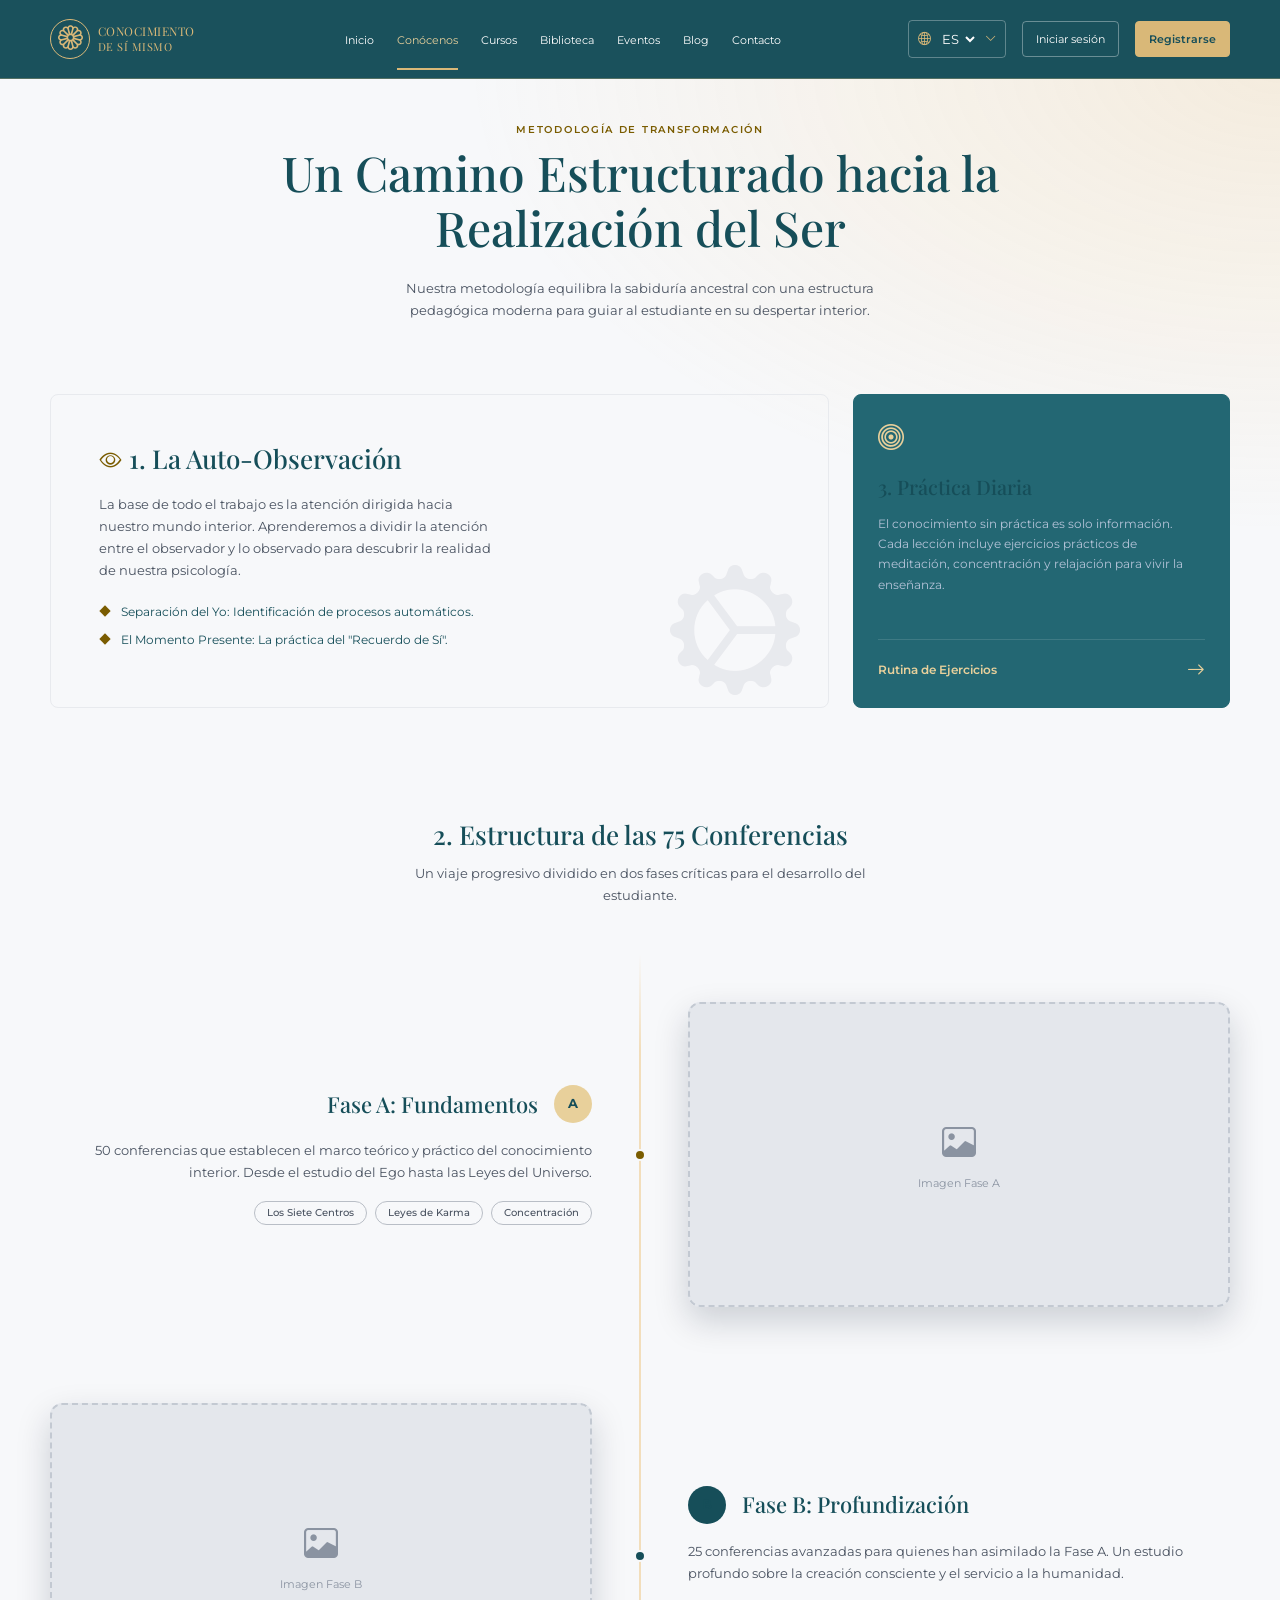
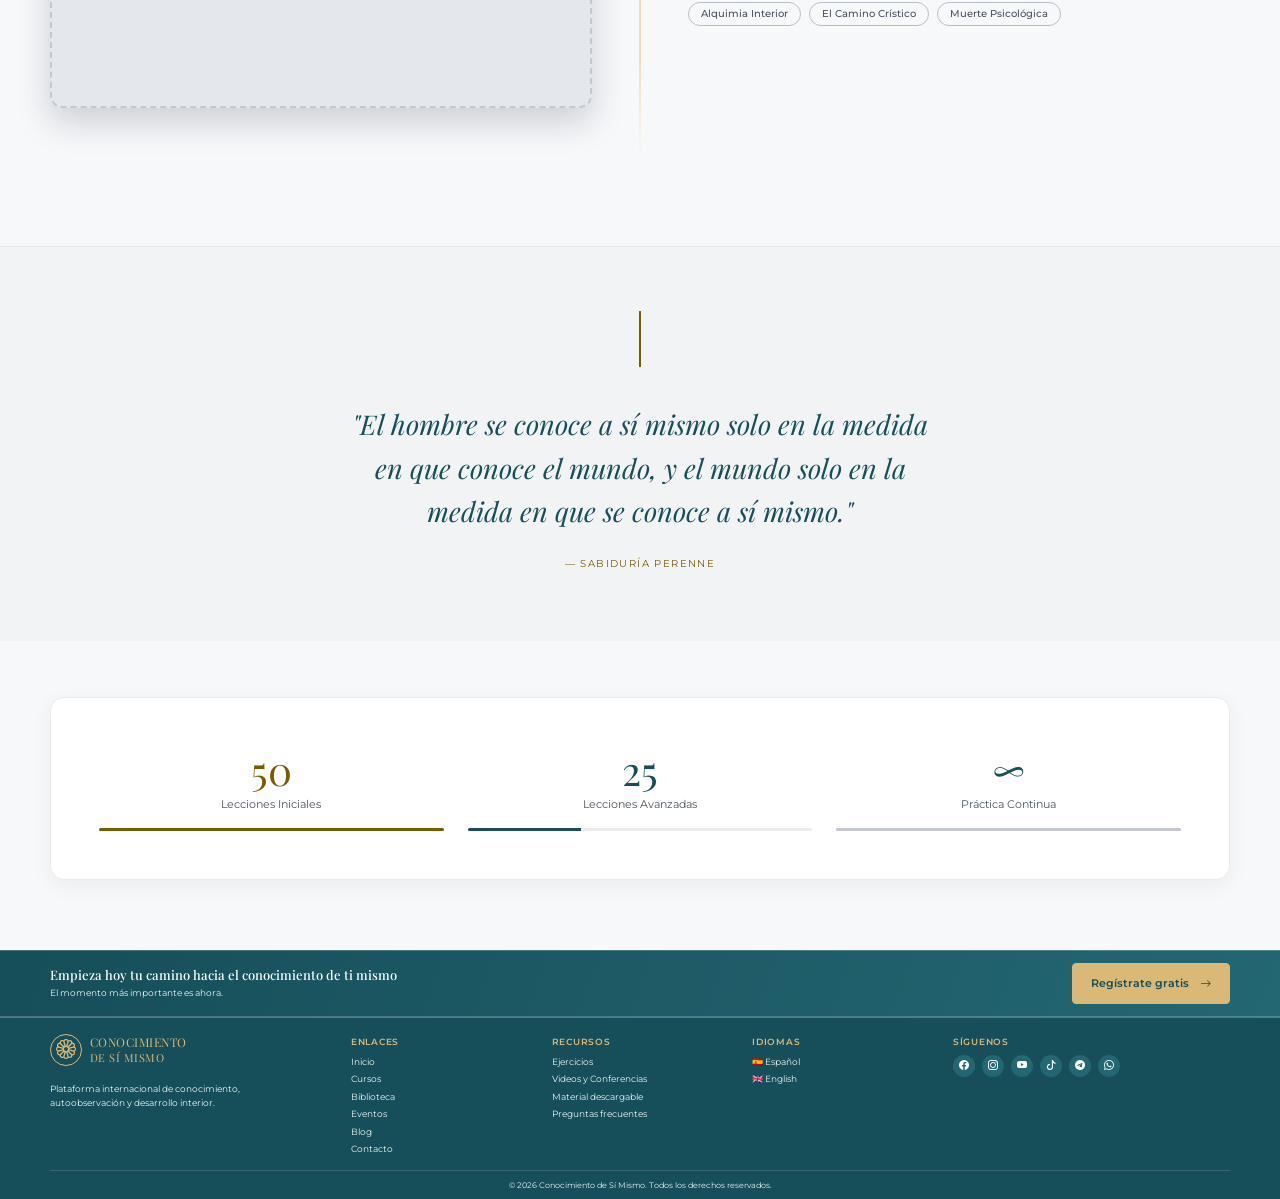
<file: pages/conocenos.html>
<!DOCTYPE html>
<html lang="es">

<head>
  <meta charset="UTF-8">
  <meta name="viewport" content="width=device-width, initial-scale=1">
  <meta name="theme-color" content="#00172f">
  <title>Conócenos | Conocimiento de Sí Mismo</title>
  <link rel="preconnect" href="https://fonts.googleapis.com">
  <link rel="preconnect" href="https://fonts.gstatic.com" crossorigin>
  <link
    href="https://fonts.googleapis.com/css2?family=Montserrat:wght@400;500;600;700&family=Playfair+Display:ital,wght@0,400;0,500;0,600;1,400;1,500&display=swap"
    rel="stylesheet">
  <link href="../styles/bootstrap.min.css" rel="stylesheet">
  <link href="https://cdn.jsdelivr.net/npm/bootstrap-icons@1.13.1/font/bootstrap-icons.min.css" rel="stylesheet">
  <link rel="stylesheet" href="../styles/styles.css">
  <link rel="stylesheet" href="../styles/responsive.css">
  <!-- Estilos propios de esta página -->
  <link rel="stylesheet" href="../styles/conocenos.css">
</head>

<body>

  <!-- =====================================================
       NAVBAR (componente Bootstrap: navbar + collapse)
       ===================================================== -->
  <nav class="navbar navbar-expand-xl navbar-dark site-navbar fixed-top">
    <div class="container-fluid">
      <a class="navbar-brand brand d-flex align-items-center gap-2" href="index.html#inicio"
        aria-label="Conocimiento de Sí Mismo, inicio">
        <span class="brand-mark"><i class="bi bi-flower1"></i></span>
        <span class="brand-wordmark">CONOCIMIENTO<br><span>DE SÍ MISMO</span></span>
      </a>
      <button class="navbar-toggler" type="button" data-bs-toggle="collapse" data-bs-target="#mainNav"
        aria-controls="mainNav" aria-expanded="false" aria-label="Abrir menú">
        <span class="navbar-toggler-icon"></span>
      </button>
      <div class="collapse navbar-collapse" id="mainNav">
        <ul class="navbar-nav mx-auto align-items-xl-center">
          <li class="nav-item"><a class="nav-link" href="../index.html">Inicio</a></li>
          <li class="nav-item"><a class="nav-link active" aria-current="page" href="./conocenos.html">Conócenos</a></li>
          <li class="nav-item"><a class="nav-link" href="index.html#programas">Cursos</a></li>
          <li class="nav-item"><a class="nav-link" href="index.html#biblioteca">Biblioteca</a></li>
          <li class="nav-item"><a class="nav-link" href="index.html#eventos">Eventos</a></li>
          <li class="nav-item"><a class="nav-link" href="index.html#blog">Blog</a></li>
          <li class="nav-item"><a class="nav-link" href="index.html#contacto">Contacto</a></li>
        </ul>
        <div class="nav-actions d-flex align-items-center gap-2 gap-lg-3">
          <label class="language-select">
            <i class="bi bi-globe2"></i>
            <select aria-label="Seleccionar idioma">
              <option>ES</option>
              <option>EN</option>
            </select>
            <i class="bi bi-chevron-down small"></i>
          </label>
          <a href="./login.html" class="btn btn-login">Iniciar sesión</a>
          <a href="./registrarse.html" class="btn btn-gold btn-register">Registrarse</a>
        </div>
      </div>
    </div>
  </nav>

  <main class="about-page">

    <!-- =====================================================
         1. ENCABEZADO + METODOLOGÍA
         ===================================================== -->
    <section class="about-hero" id="metodologia">
      <div class="container">

        <header class="text-center mx-auto about-hero-text">
          <span class="section-kicker">METODOLOGÍA DE TRANSFORMACIÓN</span>
          <h1 class="about-title">Un Camino Estructurado hacia la Realización del Ser</h1>
          <p class="about-lead">Nuestra metodología equilibra la sabiduría ancestral con una estructura pedagógica
            moderna para guiar al estudiante en su despertar interior.</p>
        </header>

        <div class="row g-4 mt-4 mt-lg-5">

          <!-- Tarjeta 1: Auto-Observación (Bootstrap card) -->
          <div class="col-lg-8">
            <article class="card method-card h-100">
              <div class="card-body p-4 p-lg-5">
                <h2 class="card-title method-title">
                  <i class="bi bi-eye me-2"></i>1. La Auto-Observación
                </h2>
                <p class="card-text method-text">La base de todo el trabajo es la atención dirigida hacia nuestro mundo
                  interior. Aprenderemos a dividir la atención entre el observador y lo observado para descubrir la
                  realidad de nuestra psicología.</p>

                <ul class="list-unstyled diamond-list mb-0">
                  <li>Separación del Yo: Identificación de procesos automáticos.</li>
                  <li>El Momento Presente: La práctica del "Recuerdo de Sí".</li>
                </ul>

                <!-- Icono decorativo de fondo -->
                <i class="bi bi-gear-wide-connected method-bg-icon" aria-hidden="true"></i>
              </div>
            </article>
          </div>

          <!-- Tarjeta 3: Práctica Diaria (card oscura) -->
          <div class="col-lg-4">
            <article class="card method-card method-card-dark h-100">
              <div class="card-body p-4 d-flex flex-column">
                <span class="method-icon-dark mb-3"><i class="bi bi-bullseye"></i></span>
                <h2 class="card-title method-title-sm">3. Práctica Diaria</h2>
                <p class="card-text method-text-dark">El conocimiento sin práctica es solo información. Cada lección
                  incluye ejercicios prácticos de meditación, concentración y relajación para vivir la enseñanza.</p>
                <a href="index.html#biblioteca" class="method-link mt-auto">
                  Rutina de Ejercicios <i class="bi bi-arrow-right"></i>
                </a>
              </div>
            </article>
          </div>

        </div>
      </div>
    </section>

    <!-- =====================================================
         2. ESTRUCTURA DE LAS 75 CONFERENCIAS (línea de tiempo)
         ===================================================== -->
    <section class="timeline-section" id="estructura">
      <div class="container">

        <header class="text-center mx-auto about-hero-text">
          <h2 class="timeline-heading">2. Estructura de las 75 Conferencias</h2>
          <p class="about-lead">Un viaje progresivo dividido en dos fases críticas para el desarrollo del
            estudiante.</p>
        </header>

        <div class="timeline mt-5">

          <!-- ---------- FASE A: texto a la izquierda, imagen a la derecha ---------- -->
          <div class="row align-items-center timeline-item">
            <div class="col-md-6 pe-md-5 text-md-end">
              <div class="d-flex align-items-center gap-3 justify-content-md-end mb-3">
                <h3 class="phase-title order-md-1 mb-0">Fase A: Fundamentos</h3>
                <span class="phase-badge phase-badge-gold order-md-2">A</span>
              </div>
              <p class="phase-text">50 conferencias que establecen el marco teórico y práctico del conocimiento
                interior. Desde el estudio del Ego hasta las Leyes del Universo.</p>
              <div class="d-flex flex-wrap gap-2 justify-content-md-end">
                <span class="badge rounded-pill topic-pill">Los Siete Centros</span>
                <span class="badge rounded-pill topic-pill">Leyes de Karma</span>
                <span class="badge rounded-pill topic-pill">Concentración</span>
              </div>
            </div>

            <div class="col-md-6 ps-md-5 mt-4 mt-md-0">
              <!-- ============================================================
                   IMAGEN FASE A
                   Para agregarla: borra el <div class="img-slot-empty"> de abajo
                   y descomenta la etiqueta <img>. Tamaño recomendado: 1200 x 675 px
                   <img src="./img/fase-a.jpg" alt="Estudiantes en una biblioteca" class="img-fluid">
                   ============================================================ -->
              <div class="ratio ratio-16x9 timeline-photo">
                <div class="img-slot-empty">
                  <i class="bi bi-image"></i>
                  <span>Imagen Fase A</span>
                </div>
              </div>
            </div>
          </div>

          <!-- ---------- FASE B: imagen a la izquierda, texto a la derecha ---------- -->
          <div class="row align-items-center timeline-item">
            <div class="col-md-6 ps-md-5 order-md-2">
              <div class="d-flex align-items-center gap-3 mb-3">
                <span class="phase-badge phase-badge-navy">B</span>
                <h3 class="phase-title mb-0">Fase B: Profundización</h3>
              </div>
              <p class="phase-text">25 conferencias avanzadas para quienes han asimilado la Fase A. Un estudio
                profundo sobre la creación consciente y el servicio a la humanidad.</p>
              <div class="d-flex flex-wrap gap-2">
                <span class="badge rounded-pill topic-pill">Alquimia Interior</span>
                <span class="badge rounded-pill topic-pill">El Camino Crístico</span>
                <span class="badge rounded-pill topic-pill">Muerte Psicológica</span>
              </div>
            </div>

            <div class="col-md-6 pe-md-5 order-md-1 mt-4 mt-md-0">
              <!-- ============================================================
                   IMAGEN FASE B
                   Para agregarla: borra el <div class="img-slot-empty"> de abajo
                   y descomenta la etiqueta <img>. Tamaño recomendado: 1200 x 675 px
                   <img src="./img/fase-b.jpg" alt="Presentación de la metodología" class="img-fluid">
                   ============================================================ -->
              <div class="ratio ratio-16x9 timeline-photo">
                <div class="img-slot-empty">
                  <i class="bi bi-image"></i>
                  <span>Imagen Fase B</span>
                </div>
              </div>
            </div>
          </div>

        </div>
      </div>
    </section>

    <!-- =====================================================
         3. CITA + CIFRAS
         ===================================================== -->
    <section class="quote-band">
      <div class="container text-center">
        <span class="quote-bar" aria-hidden="true"></span>
        <blockquote class="quote-text mx-auto">
          "El hombre se conoce a sí mismo solo en la medida en que conoce el mundo, y el mundo solo en la medida en
          que se conoce a sí mismo."
        </blockquote>
        <p class="quote-author">— SABIDURÍA PERENNE</p>
      </div>
    </section>

    <section class="figures-section">
      <div class="container">
        <div class="card figures-card">
          <div class="card-body p-4 p-lg-5">
            <div class="row g-4 text-center">

              <div class="col-md-4">
                <div class="figure-number figure-gold">50</div>
                <div class="figure-label">Lecciones Iniciales</div>
                <!-- Bootstrap progress -->
                <div class="progress figure-progress" role="progressbar" aria-label="Lecciones iniciales"
                  aria-valuenow="100" aria-valuemin="0" aria-valuemax="100">
                  <div class="progress-bar bar-gold" style="width: 100%"></div>
                </div>
              </div>

              <div class="col-md-4">
                <div class="figure-number figure-navy">25</div>
                <div class="figure-label">Lecciones Avanzadas</div>
                <div class="progress figure-progress" role="progressbar" aria-label="Lecciones avanzadas"
                  aria-valuenow="33" aria-valuemin="0" aria-valuemax="100">
                  <div class="progress-bar bar-navy" style="width: 33%"></div>
                </div>
              </div>

              <div class="col-md-4">
                <div class="figure-number figure-navy">∞</div>
                <div class="figure-label">Práctica Continua</div>
                <div class="progress figure-progress" role="progressbar" aria-label="Práctica continua"
                  aria-valuenow="100" aria-valuemin="0" aria-valuemax="100">
                  <div class="progress-bar bar-grey" style="width: 100%"></div>
                </div>
              </div>

            </div>
          </div>
        </div>
      </div>
    </section>

    <!-- =====================================================
         CTA FINAL
         ===================================================== -->
    <section class="cta-banner" id="registro">
      <div class="container d-flex flex-column flex-md-row align-items-center justify-content-between gap-3">
        <div class="text-center text-md-start">
          <h2>Empieza hoy tu camino hacia el conocimiento de ti mismo</h2>
          <p>El momento más importante es ahora.</p>
        </div>
        <a href="#registro" class="btn btn-gold">Regístrate gratis <i class="bi bi-arrow-right ms-2"></i></a>
      </div>
    </section>
  </main>

  <!-- =====================================================
       FOOTER
       ===================================================== -->
  <footer class="site-footer" id="contacto">
    <div class="container">
      <div class="row g-4 footer-main">
        <div class="col-lg-3 col-md-6">
          <a class="brand footer-brand d-inline-flex align-items-center gap-2 mb-3" href="index.html#inicio"><span
              class="brand-mark"><i class="bi bi-flower1"></i></span><span
              class="brand-wordmark">CONOCIMIENTO<br><span>DE SÍ MISMO</span></span></a>
          <p class="footer-description">Plataforma internacional de conocimiento, autoobservación y desarrollo interior.
          </p>
        </div>
        <div class="col-6 col-md-3 col-lg-2">
          <h2 class="footer-heading">ENLACES</h2><a href="index.html#inicio">Inicio</a><a
            href="index.html#programas">Cursos</a><a href="index.html#biblioteca">Biblioteca</a><a
            href="index.html#eventos">Eventos</a><a href="index.html#blog">Blog</a><a href="#contacto">Contacto</a>
        </div>
        <div class="col-6 col-md-3 col-lg-2">
          <h2 class="footer-heading">RECURSOS</h2><a href="index.html#biblioteca">Ejercicios</a><a
            href="index.html#biblioteca">Videos y Conferencias</a><a href="index.html#biblioteca">Material
            descargable</a><a href="#contacto">Preguntas frecuentes</a>
        </div>
        <div class="col-6 col-md-3 col-lg-2">
          <h2 class="footer-heading">IDIOMAS</h2><a href="#idioma">🇪🇸 Español</a><a href="#idioma">🇬🇧 English</a>
        </div>
        <div class="col-6 col-md-3 col-lg-3">
          <h2 class="footer-heading">SÍGUENOS</h2>
          <div class="social-links"><a href="#redes" aria-label="Facebook"><i class="bi bi-facebook"></i></a><a
              href="#redes" aria-label="Instagram"><i class="bi bi-instagram"></i></a><a href="#redes"
              aria-label="YouTube"><i class="bi bi-youtube"></i></a><a href="#redes" aria-label="TikTok"><i
                class="bi bi-tiktok"></i></a><a href="#redes" aria-label="Telegram"><i class="bi bi-telegram"></i></a><a
              href="#redes" aria-label="WhatsApp"><i class="bi bi-whatsapp"></i></a></div>
        </div>
      </div>
      <div class="copyright">© 2026 Conocimiento de Sí Mismo. Todos los derechos reservados.</div>
    </div>
  </footer>
  <script src="../js/bootstrap.bundle.js"></script>
</body>

</html>
</file>
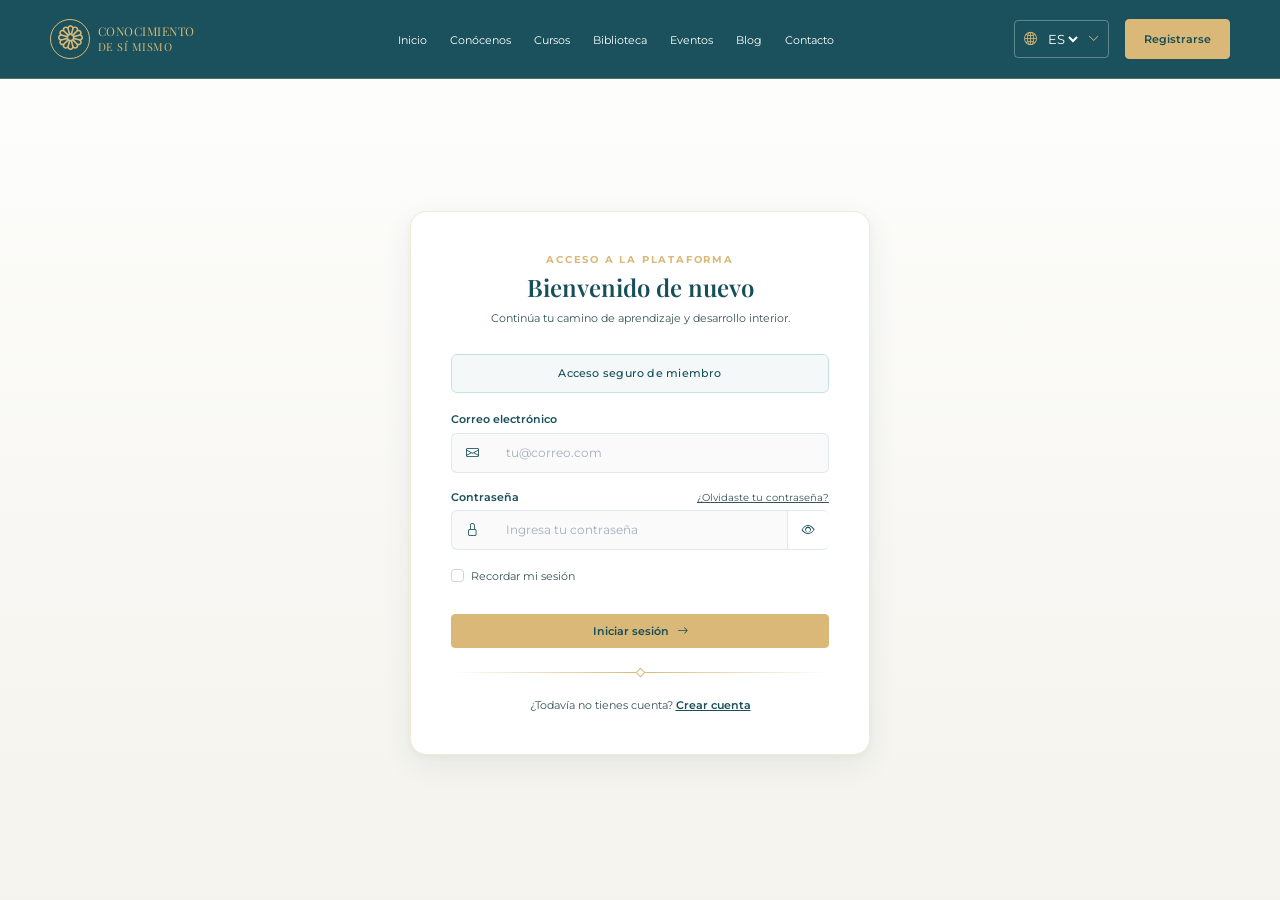
<file: pages/login.html>
<!DOCTYPE html>
<html lang="es">
<head>
  <meta charset="UTF-8">
  <meta name="viewport" content="width=device-width, initial-scale=1">
  <meta name="theme-color" content="#164E59">
  <title>Iniciar Sesión - Conocimiento de Sí Mismo</title>
  <link rel="preconnect" href="https://fonts.googleapis.com">
  <link rel="preconnect" href="https://fonts.gstatic.com" crossorigin>
  <link href="https://fonts.googleapis.com/css2?family=Montserrat:wght@400;500;600;700&family=Playfair+Display:wght@400;500;600&display=swap" rel="stylesheet">
  <link href="../styles/bootstrap.min.css" rel="stylesheet">
  <link href="https://cdn.jsdelivr.net/npm/bootstrap-icons@1.13.1/font/bootstrap-icons.min.css" rel="stylesheet">
  <link href="../styles/styles.css" rel="stylesheet">
  <link href="../styles/login.css" rel="stylesheet">
  <link href="../styles/responsive.css" rel="stylesheet">
</head>
<body>

  <nav class="navbar navbar-expand-xl navbar-dark site-navbar fixed-top">
    <div class="container-fluid">
      <a class="navbar-brand brand d-flex align-items-center gap-2" href="../index.html" aria-label="Conocimiento de Sí Mismo, inicio">
        <span class="brand-mark"><i class="bi bi-flower1"></i></span>
        <span class="brand-wordmark">CONOCIMIENTO<br><span>DE SÍ MISMO</span></span>
      </a>
      <button class="navbar-toggler" type="button" data-bs-toggle="collapse" data-bs-target="#mainNav" aria-controls="mainNav" aria-expanded="false" aria-label="Abrir menú">
        <span class="navbar-toggler-icon"></span>
      </button>
      <div class="collapse navbar-collapse" id="mainNav">
        <ul class="navbar-nav mx-auto align-items-xl-center">
          <li class="nav-item"><a class="nav-link" href="../index.html">Inicio</a></li>
          <li class="nav-item"><a class="nav-link" href="./conocenos.html">Conócenos</a></li>
          <li class="nav-item"><a class="nav-link" href="#">Cursos</a></li>
          <li class="nav-item"><a class="nav-link" href="#">Biblioteca</a></li>
          <li class="nav-item"><a class="nav-link" href="#">Eventos</a></li>
          <li class="nav-item"><a class="nav-link" href="#">Blog</a></li>
          <li class="nav-item"><a class="nav-link" href="#">Contacto</a></li>
        </ul>
        <div class="nav-actions d-flex align-items-center gap-2 gap-lg-3">
          <label class="language-select">
            <i class="bi bi-globe2"></i>
            <select aria-label="Seleccionar idioma">
              <option>ES</option>
            </select>
            <i class="bi bi-chevron-down small"></i>
          </label>
          <a href="registrarse.html" class="btn btn-gold">Registrarse</a>
        </div>
      </div>
    </div>
  </nav>

  <main class="login-wrapper">
    <div class="container d-flex justify-content-center align-items-center">
      <div class="login-card">
        <div class="login-header">
          <small>ACCESO A LA PLATAFORMA</small>
          <h2>Bienvenido de nuevo</h2>
          <p>Continúa tu camino de aprendizaje y desarrollo interior.</p>
        </div>

        <form>
          <div class="mb-3">
            <input class="form-control readonly-input" type="text" value="Acceso seguro de miembro" aria-label="readonly input example" readonly>
          </div>

          <div class="mb-3">
            <label for="correo" class="form-label">Correo electrónico</label>
            <div class="input-group">
              <span class="input-group-text"><i class="bi bi-envelope"></i></span>
              <input type="email" class="form-control" id="correo" placeholder="tu@correo.com" required>
            </div>
          </div>

          <div class="mb-3">
            <div class="d-flex justify-content-between align-items-center mb-1">
              <label for="password" class="form-label mb-0">Contraseña</label>
              <a href="#" class="forgot-password-link" data-bs-toggle="modal" data-bs-target="#recuperarModal">¿Olvidaste tu contraseña?</a>
            </div>
            <div class="input-group">
              <span class="input-group-text"><i class="bi bi-lock"></i></span>
              <input type="password" class="form-control" id="password" placeholder="Ingresa tu contraseña" required>
              <span class="input-group-text bg-white cursor-pointer"><i class="bi bi-eye"></i></span>
            </div>
          </div>

          <div class="mb-4 form-check">
            <input type="checkbox" class="form-check-input" id="recordar">
            <label class="form-check-label" for="recordar">
              Recordar mi sesión
            </label>
          </div>

          <button type="submit" class="btn btn-gold w-100 py-2 mb-3 d-flex align-items-center justify-content-center gap-2">
            Iniciar sesión <i class="bi bi-arrow-right"></i>
          </button>

          <div class="divider-center">
            <span></span>
          </div>

          <div class="login-redirect">
            ¿Todavía no tienes cuenta? <a href="registrarse.html">Crear cuenta</a>
          </div>
        </form>
      </div>
    </div>
  </main>

  <!-- Modal para Recuperar Contraseña -->
  <div class="modal fade" id="recuperarModal" tabindex="-1" aria-labelledby="recuperarModalLabel" aria-hidden="true">
    <div class="modal-dialog modal-dialog-centered">
      <div class="modal-content modal-custom">
        <div class="modal-header border-0 pb-0">
          <h5 class="modal-title font-serif" id="recuperarModalLabel">Recuperar Contraseña</h5>
          <button type="button" class="btn-close" data-bs-dismiss="modal" aria-label="Close"></button>
        </div>
        <div class="modal-body pt-2">
          <p class="modal-description">Ingresa tu correo electrónico registrado y te enviaremos las instrucciones para restablecer tu contraseña.</p>
          <form>
            <div class="mb-3">
              <label for="correoRecuperar" class="form-label">Correo electrónico</label>
              <div class="input-group">
                <span class="input-group-text"><i class="bi bi-envelope"></i></span>
                <input type="email" class="form-control" id="correoRecuperar" placeholder="tu@correo.com" required>
              </div>
            </div>
            <button type="submit" class="btn btn-gold w-100 py-2">Enviar instrucciones</button>
          </form>
        </div>
      </div>
    </div>
  </div>

  <script src="../js/bootstrap.bundle.js"></script>
</body>
</html>
</file>
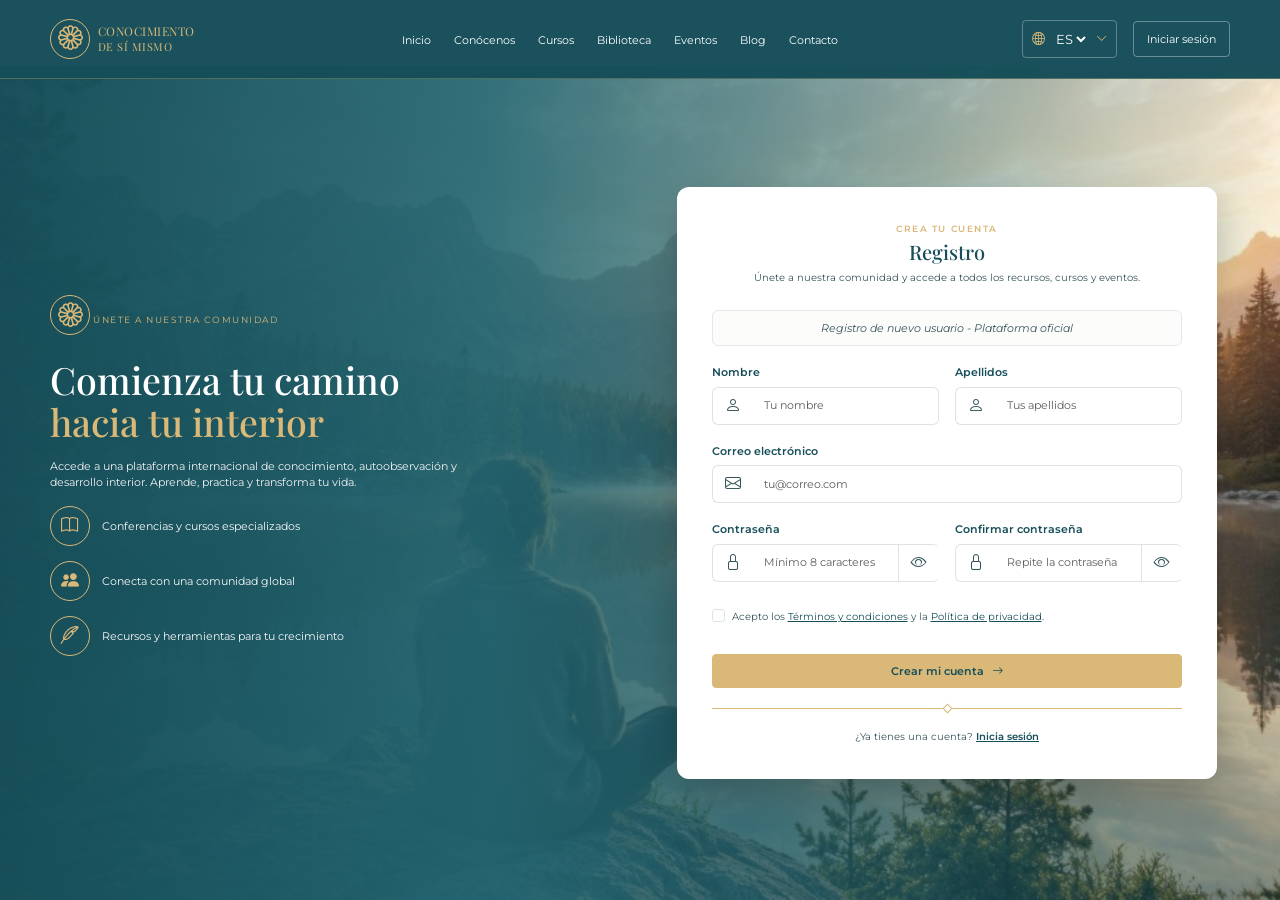
<file: pages/registrarse.html>
<!DOCTYPE html>
<html lang="es">

<head>
  <meta charset="UTF-8">
  <meta name="viewport" content="width=device-width, initial-scale=1">
  <meta name="theme-color" content="#164E59">
  <title>Registro - Conocimiento de Sí Mismo</title>
  <link rel="preconnect" href="https://fonts.googleapis.com">
  <link rel="preconnect" href="https://fonts.gstatic.com" crossorigin>
  <link href="https://fonts.googleapis.com/css2?family=Montserrat:wght@400;500;600;700&family=Playfair+Display:wght@400;500;600&display=swap" rel="stylesheet">
  <link href="../styles/bootstrap.min.css" rel="stylesheet">
  <link href="https://cdn.jsdelivr.net/npm/bootstrap-icons@1.13.1/font/bootstrap-icons.min.css" rel="stylesheet">
  <link href="../styles/styles.css" rel="stylesheet">
  <link href="../styles/responsive.css" rel="stylesheet">
  <link href="../styles/registro.css" rel="stylesheet">
</head>

<body>

  <nav class="navbar navbar-expand-xl navbar-dark site-navbar fixed-top">
    <div class="container-fluid">
      <a class="navbar-brand brand d-flex align-items-center gap-2" href="../index.html" aria-label="Conocimiento de Sí Mismo, inicio">
        <span class="brand-mark"><i class="bi bi-flower1"></i></span>
        <span class="brand-wordmark">CONOCIMIENTO<br><span>DE SÍ MISMO</span></span>
      </a>
      <button class="navbar-toggler" type="button" data-bs-toggle="collapse" data-bs-target="#mainNav" aria-controls="mainNav" aria-expanded="false" aria-label="Abrir menú">
        <span class="navbar-toggler-icon"></span>
      </button>
      <div class="collapse navbar-collapse" id="mainNav">
        <ul class="navbar-nav mx-auto align-items-xl-center">
          <li class="nav-item"><a class="nav-link" href="../index.html">Inicio</a></li>
          <li class="nav-item"><a class="nav-link" href="./conocenos.html">Conócenos</a></li>
          <li class="nav-item"><a class="nav-link" href="#">Cursos</a></li>
          <li class="nav-item"><a class="nav-link" href="#">Biblioteca</a></li>
          <li class="nav-item"><a class="nav-link" href="#">Eventos</a></li>
          <li class="nav-item"><a class="nav-link" href="#">Blog</a></li>
          <li class="nav-item"><a class="nav-link" href="#">Contacto</a></li>
        </ul>
        <div class="nav-actions d-flex align-items-center gap-2 gap-lg-3">
          <label class="language-select">
            <i class="bi bi-globe2"></i>
            <select aria-label="Seleccionar idioma">
              <option>ES</option>
            </select>
            <i class="bi bi-chevron-down small"></i>
          </label>
          <a href="login.html" class="btn btn-login">Iniciar sesión</a>
        </div>
      </div>
    </div>
  </nav>

  <main>
    <section class="register-hero">
      <div class="hero-overlay"></div>
      <div class="container register-container-wrapper">
        <div class="row align-items-center g-5">
          <div class="col-lg-6 info-column d-none d-lg-block">
            <div class="brand-mark mb-3"><i class="bi bi-flower1"></i></div>
            <span class="text-uppercase font-weight-bold" style="font-size: 9px; letter-spacing: 0.17em; color: var(--gold);">Únete a nuestra comunidad</span>
            <h1 class="mt-2 mb-3">Comienza tu camino <span>hacia tu interior</span></h1>
            <p>Accede a una plataforma internacional de conocimiento, autoobservación y desarrollo interior. Aprende, practica y transforma tu vida.</p>

            <div class="feature-row">
              <div class="feature-icon-circle"><i class="bi bi-book"></i></div>
              <span>Conferencias y cursos especializados</span>
            </div>
            <div class="feature-row">
              <div class="feature-icon-circle"><i class="bi bi-people-fill"></i></div>
              <span>Conecta con una comunidad global</span>
            </div>
            <div class="feature-row">
              <div class="feature-icon-circle"><i class="bi bi-feather"></i></div>
              <span>Recursos y herramientas para tu crecimiento</span>
            </div>
          </div>

          <div class="col-lg-6">
            <div class="register-card">
              <div class="register-header">
                <small>CREA TU CUENTA</small>
                <h2>Registro</h2>
                <p>Únete a nuestra comunidad y accede a todos los recursos, cursos y eventos.</p>
              </div>

              <form>
                <div class="mb-3">
                  <input class="form-control" type="text" value="Registro de nuevo usuario - Plataforma oficial" aria-label="readonly input example" readonly>
                </div>

                <div class="row g-3 mb-3">
                  <div class="col-md-6">
                    <label for="nombre" class="form-label">Nombre</label>
                    <div class="input-group">
                      <span class="input-group-text"><i class="bi bi-person"></i></span>
                      <input type="text" class="form-control" id="nombre" placeholder="Tu nombre" required>
                    </div>
                  </div>
                  <div class="col-md-6">
                    <label for="apellidos" class="form-label">Apellidos</label>
                    <div class="input-group">
                      <span class="input-group-text"><i class="bi bi-person"></i></span>
                      <input type="text" class="form-control" id="apellidos" placeholder="Tus apellidos" required>
                    </div>
                  </div>
                </div>

                <div class="mb-3">
                  <label for="correo" class="form-label">Correo electrónico</label>
                  <div class="input-group">
                    <span class="input-group-text"><i class="bi bi-envelope"></i></span>
                    <input type="email" class="form-control" id="correo" placeholder="tu@correo.com" required>
                  </div>
                </div>

                <div class="row g-3 mb-4">
                  <div class="col-md-6">
                    <label for="password" class="form-label">Contraseña</label>
                    <div class="input-group">
                      <span class="input-group-text"><i class="bi bi-lock"></i></span>
                      <input type="password" class="form-control" id="password" placeholder="Mínimo 8 caracteres" required>
                      <span class="input-group-text bg-white cursor-pointer"><i class="bi bi-eye"></i></span>
                    </div>
                  </div>
                  <div class="col-md-6">
                    <label for="confirmPassword" class="form-label">Confirmar contraseña</label>
                    <div class="input-group">
                      <span class="input-group-text"><i class="bi bi-lock"></i></span>
                      <input type="password" class="form-control" id="confirmPassword" placeholder="Repite la contraseña" required>
                      <span class="input-group-text bg-white cursor-pointer"><i class="bi bi-eye"></i></span>
                    </div>
                  </div>
                </div>

                <div class="mb-4 form-check">
                  <input type="checkbox" class="form-check-input" id="terminos" required>
                  <label class="form-check-label" for="terminos">
                    Acepto los <a href="#" class="text-decoration-underline" style="color: var(--ink);">Términos y condiciones</a> y la <a href="#" class="text-decoration-underline" style="color: var(--ink);">Política de privacidad</a>.
                  </label>
                </div>

                <button type="submit" class="btn btn-gold w-100 py-2 mb-3 d-flex align-items-center justify-content-center gap-2">
                  Crear mi cuenta <i class="bi bi-arrow-right"></i>
                </button>

                <div class="divider-center">
                  <span></span>
                </div>

                <div class="login-redirect">
                  ¿Ya tienes una cuenta? <a href="login.html">Inicia sesión</a>
                </div>
              </form>
            </div>
          </div>
        </div>
      </div>
    </section>
  </main>

  <script src="../js/bootstrap.bundle.js"></script>
</body>

</html>
</file>
<file: styles/styles.css>
:root {
  /* Tonos Agua Marina (Oscuro para Navbar, CTA y Footer / Claro para el resto) */
  --navy: #164E59;
  --navy-2: #236773;
  --navy-3: #36545A;

  /* Tonos Dorado Champán */
  --gold: #D9B878;
  --gold-light: #E8D09B;

  /* Tonos Claros y Neutros */
  --cream: #F8F7F2;
  --aqua: #A8DADC;
  --aqua-light: #EAF7F6;
  --aqua-medium: #78BFC1;

  /* Textos */
  --ink: #164E59;
  --muted: #36545A;

  /* Tipografías */
  --serif: "Playfair Display", Georgia, serif;
  --sans: "Montserrat", Arial, sans-serif;

  /* Espaciado */
  --page-gutter: 50px;
}

*,
*::before,
*::after {
  box-sizing: border-box;
}

html {
  scroll-behavior: smooth;
  scroll-padding-top: 76px;
}

body {
  margin: 0;
  color: var(--ink);
  background: var(--cream);
  font-family: var(--sans);
  font-size: 13px;
}

a {
  text-decoration: none;
}

/* ===== Contenedores ===== */
.container,
.container-fluid,
.hero-container {
  max-width: 100% !important;
  padding-left: var(--page-gutter) !important;
  padding-right: var(--page-gutter) !important;
}

/* ===== Navbar (Oscuro con letras blancas y dorado) ===== */
.site-navbar {
  min-height: 66px;
  background: rgba(22, 78, 89, 0.98);
  border-bottom: 1px solid rgba(217, 184, 120, 0.3);
  z-index: 1030;
}

.brand {
  color: var(--gold) !important;
  margin-right: 1.5rem;
}

.brand-mark {
  width: 40px;
  height: 40px;
  border: 1px solid var(--gold);
  border-radius: 50%;
  display: inline-flex;
  align-items: center;
  justify-content: center;
  font-size: 25px;
  color: var(--gold);
  flex-shrink: 0;
}

.brand-wordmark {
  color: var(--gold);
  font-family: var(--serif);
  font-size: 12px;
  line-height: 1.2;
  letter-spacing: 0.04em;
  white-space: nowrap;
}

.brand-wordmark span {
  font-size: 11px;
}

.site-navbar .navbar-nav {
  gap: 3px;
}

.site-navbar .nav-link {
  color: #ffffff !important;
  padding: 24px 10px 21px !important;
  font-size: 11px;
  position: relative;
}

.site-navbar .nav-link:hover,
.site-navbar .nav-link.active {
  color: var(--gold-light) !important;
}

.site-navbar .nav-link.active::after {
  content: "";
  position: absolute;
  height: 2px;
  background: var(--gold);
  left: 10px;
  right: 10px;
  bottom: 0;
}

.nav-actions {
  flex-shrink: 0;
}

.language-select {
  display: flex;
  align-items: center;
  gap: 7px;
  border: 1px solid rgba(255, 255, 255, 0.3);
  border-radius: 4px;
  padding: 8px 9px;
  color: var(--gold);
}

.language-select select {
  background: transparent;
  border: 0;
  color: #ffffff;
  font: inherit;
  outline: none;
}

.language-select option {
  color: #ffffff;
  background: var(--navy);
}

/* ===== Botones ===== */
.btn {
  border-radius: 4px;
  font-size: 11px;
  transition: 0.2s ease;
}

.btn-gold {
  background: var(--gold);
  border: 1px solid var(--gold);
  color: #164E59;
  padding: 11px 18px;
  font-weight: 600;
}

.btn-gold:hover {
  background: var(--gold-light);
  border-color: var(--gold-light);
  color: #164E59;
}

.btn-login {
  color: #ffffff;
  border: 1px solid rgba(255, 255, 255, 0.35);
  padding: 9px 13px;
}

.btn-login:hover {
  color: var(--gold-light);
  border-color: var(--gold);
}

.btn-register {
  padding: 9px 13px;
}

.btn-outline-gold {
  color: #ffffff;
  border: 1px solid rgba(217, 184, 120, 0.8);
  padding: 10px 16px;
}

.btn-outline-gold:hover {
  background: var(--gold);
  color: var(--navy);
  border-color: var(--gold);
}

/* ===== Hero (Oscuro con degrado) ===== */
.hero-section {
  position: relative;
  isolation: isolate;
  margin-top: 66px;
  min-height: 260px;
  color: white;
  background: var(--navy)
    url("../img/37c47e52-ddc2-406d-a7a8-6fd54a14428d.jpg")
    center 52% / cover no-repeat;
}

.hero-overlay {
  position: absolute;
  inset: 0;
  z-index: -1;
  background: linear-gradient(
    90deg,
    rgba(8, 8, 8, 0.685) 0%,
    rgba(0, 0, 0, 0.493) 38%,
    rgba(5, 5, 5, 0.699) 72%,
    rgba(0, 0, 0, 0.411) 100%
  ),
  linear-gradient(0deg, rgba(0, 0, 0, 0.4), transparent 45%);
}

.min-vh-hero {
  min-height: 260px;
}

.hero-copy {
  padding-top: 10px;
  padding-bottom: 10px;
}

.hero h1 {
  font-family: var(--serif);
  font-size: clamp(2rem, 3.2vw, 2.35rem);
  line-height: 1.1;
  font-weight: 500;
  letter-spacing: -0.025em;
  margin-bottom: 10px;
  color: #ffffff;
}

.hero h1 span {
  display: block;
  color: var(--gold);
}

.ornament-divider {
  height: 1px;
  width: 140px;
  background: rgba(217, 184, 120, 0.8);
  position: relative;
  margin: 12px 0;
}

.ornament-divider span,
.small-ornament span {
  width: 7px;
  height: 7px;
  border: 1px solid var(--gold);
  transform: rotate(45deg);
  background: var(--navy);
  position: absolute;
  left: 50%;
  top: -3px;
}

.hero-description {
  max-width: 420px;
  line-height: 1.5;
  font-size: 11px;
  margin-bottom: 15px;
  color: #f2f3f5;
}

.hero-buttons .btn-lg {
  font-size: 11px;
  padding: 8px 14px;
}

/* ===== Features (Sección clara) ===== */
.features-section {
  background: var(--aqua-light);
  padding: 16px 0 14px;
  border-bottom: 1px solid #cbdedc;
}

.feature-item {
  text-align: center;
  padding: 0 15px;
  position: relative;
}

.feature-item:not(:last-child)::after {
  content: "";
  position: absolute;
  right: 0;
  top: 20px;
  height: 60px;
  width: 1px;
  background: #cbdedc;
}

.feature-icon {
  color: var(--gold);
  font-size: 24px;
  display: block;
  margin: 0 auto 4px;
  line-height: 1.2;
}

.feature-item h2 {
  font-family: var(--serif);
  font-size: 11px;
  font-weight: 600;
  margin: 0 0 4px;
  color: var(--ink);
}

.feature-item p {
  color: var(--muted);
  font-size: 9px;
  line-height: 1.4;
  max-width: 150px;
  margin: auto;
}

/* ===== Stats (Oscuro agua marina con dorado) ===== */
.stats-section {
  background: linear-gradient(110deg, #164E59, #236773);
  color: #ffffff;
  padding: 18px 0;
  border-top: 1px solid #78BFC1;
  border-bottom: 1px solid #78BFC1;
}

.quote-column {
  border-right: 1px solid rgba(217, 184, 120, 0.5);
  padding-right: 25px;
}

.quote-column blockquote {
  color: var(--gold);
  font: 500 15px/1.35 var(--serif);
  margin: 0 0 6px;
}

.quote-column p {
  margin: 0 0 0 6px;
  font-size: 10px;
  color: #eaf7f6;
}

.stat-item {
  display: flex;
  flex-direction: column;
  align-items: center;
}

.stat-icon {
  color: var(--gold);
  font-size: 22px;
  margin-bottom: 2px;
  line-height: 1.2;
}

.stat-item strong {
  color: var(--gold);
  font: 500 20px/1.2 var(--serif);
  margin-bottom: 2px;
}

.stat-item span {
  font-size: 10px;
  line-height: 1.4;
  color: #eaf7f6;
}

/* ===== Programas ===== */
.section-light {
  background: var(--cream);
}

.programs-section {
  padding: 18px 0 15px;
}

.section-heading {
  margin-bottom: 12px;
}

.section-kicker {
  display: block;
  color: #8b6729;
  font-size: 9px;
  letter-spacing: 0.17em;
  font-weight: 600;
  margin-bottom: 4px;
}

.section-heading h2 {
  color: var(--ink);
  font: 500 20px/1.25 var(--serif);
  margin: 0;
}

.small-ornament {
  position: relative;
  height: 1px;
  width: 50px;
  background: var(--gold);
  margin: 6px auto 0;
}

.small-ornament span {
  background: var(--cream);
}

.program-card {
  position: relative;
  min-height: 190px;
  overflow: hidden;
  border-radius: 5px;
  isolation: isolate;
  display: flex;
  align-items: center;
  background-size: cover;
  background-position: center;
  color: #ffffff;
  border: 1px solid rgba(217, 184, 120, 0.4);
}

.phase-a {
  background-image: url("https://images.unsplash.com/photo-1464822759023-fed622ff2c3b?auto=format&fit=crop&w=1100&q=85");
}

.phase-b {
  background-image: url("https://images.unsplash.com/photo-1462331940025-496dfbfc7564?auto=format&fit=crop&w=1100&q=85");
}

.program-shade {
  position: absolute;
  inset: 0;
  z-index: -1;
  background: linear-gradient(
    90deg,
    rgba(22, 78, 89, 0.98) 0%,
    rgba(35, 103, 115, 0.88) 43%,
    rgba(35, 103, 115, 0.1) 100%
  );
}

.program-content {
  padding: 18px 24px;
  max-width: 350px;
}

.program-title-row {
  display: flex;
  align-items: center;
  gap: 12px;
  margin-bottom: 8px;
}

.phase-emblem {
  display: inline-flex;
  align-items: center;
  justify-content: center;
  width: 45px;
  height: 45px;
  border: 1px solid rgba(217, 184, 120, 0.85);
  color: var(--gold);
  border-radius: 50%;
  font: 500 28px var(--serif);
  flex-shrink: 0;
}

.program-card h3 {
  font: 500 20px/1.15 var(--serif);
  margin: 0;
  color: #ffffff;
}

.program-card p {
  font-size: 10px;
  line-height: 1.5;
  max-width: 250px;
  margin: 0 0 10px;
  color: #f3f7f7;
}

.program-card .btn {
  font-size: 10px;
}

/* ===== Comunidad y blog ===== */
.community-blog-section {
  padding: 0 0 8px;
}

.light-panel {
  border-radius: 5px;
  background: var(--aqua-light);
  border: 1px solid #cbdedc;
  padding: 16px 20px;
  min-height: 175px;
}

.community-panel h2 {
  font: 500 18px/1.3 var(--serif);
  margin: 2px 0 6px;
  color: var(--ink);
}

.community-panel p {
  color: var(--muted);
  font-size: 10px;
  line-height: 1.5;
  max-width: 350px;
  margin-bottom: 10px;
}

.avatar-stack {
  display: flex;
  align-items: center;
  margin-bottom: 6px;
}

.avatar-stack img,
.avatar-stack span {
  width: 32px;
  height: 32px;
  border-radius: 50%;
  object-fit: cover;
  border: 2px solid var(--cream);
  margin-right: -6px;
}

.avatar-stack span {
  display: inline-flex;
  align-items: center;
  justify-content: center;
  background: var(--gold);
  color: #164E59;
  font-size: 9px;
  font-weight: bold;
  margin-left: 0;
}

.community-panel small {
  font-size: 9px;
  color: var(--muted);
}

.blog-panel {
  padding-top: 14px;
}

.blog-entry {
  display: grid;
  grid-template-columns: 110px 1fr;
  gap: 12px;
  align-items: center;
  padding: 6px 0 8px;
}

.blog-entry + .blog-entry {
  border-top: 1px solid #cbdedc;
  padding-top: 8px;
}

.blog-entry img {
  width: 110px;
  height: 58px;
  object-fit: cover;
  border-radius: 4px;
}

.blog-entry h3 {
  color: var(--ink);
  font: 600 10px/1.35 var(--serif);
  margin: 0 0 2px;
}

.blog-entry p {
  color: var(--muted);
  font-size: 9px;
  line-height: 1.35;
  margin: 0 0 3px;
}

.blog-entry a {
  color: var(--gold);
  font-size: 9px;
  font-weight: 600;
}

.blog-entry a:hover {
  color: var(--gold-light);
}

/* ===== CTA y Footer (Oscuro agua marina con dorado) ===== */
.cta-banner {
  padding: 12px 0;
  color: #ffffff;
  background: linear-gradient(110deg, #164E59, #236773);
  border-bottom: 1px solid rgba(255, 255, 255, 0.2);
  border-top: 1px solid rgba(255, 255, 255, 0.2);
}

.cta-banner h2 {
  font: 500 13px/1.3 var(--serif);
  margin: 0 0 2px;
  color: #ffffff;
}

.cta-banner p {
  margin: 0;
  font-size: 9px;
  color: #eaf7f6;
}

.site-footer {
  color: #ffffff;
  background: #164E59;
  padding: 16px 0 0;
  border-top: 1px solid rgba(217, 184, 120, 0.4);
}

.footer-brand .brand-mark {
  width: 32px;
  height: 32px;
  font-size: 20px;
}

.footer-description {
  color: #eaf7f6;
  font-size: 9px;
  line-height: 1.6;
  max-width: 220px;
}

.footer-heading {
  color: var(--gold);
  font: 600 9px var(--sans);
  letter-spacing: 0.08em;
  margin: 2px 0 8px;
}

.site-footer .footer-main > div > a:not(.brand) {
  display: block;
  color: #eaf7f6;
  font-size: 9px;
  margin-bottom: 4px;
}

.site-footer .footer-main > div > a:hover {
  color: var(--gold);
}

.social-links {
  display: flex;
  flex-wrap: wrap;
  gap: 7px;
}

.social-links a {
  display: inline-flex;
  justify-content: center;
  align-items: center;
  width: 22px;
  height: 22px;
  border-radius: 50%;
  background: #236773;
  color: #ffffff;
  font-size: 10px;
}

.social-links a:hover {
  color: var(--gold);
  background: #36545A;
}

.copyright {
  border-top: 1px solid rgba(255, 255, 255, 0.15);
  margin-top: 10px;
  padding: 8px 0;
  text-align: center;
  font-size: 8px;
  color: #eaf7f6;
}
</file>
<file: styles/responsive.css>
@media (min-width: 1400px) {

  .hero-section,
  .min-vh-hero {
    min-height: 372px;
  }
}

@media (max-width: 1199.98px) {
  .site-navbar .navbar-collapse {
    padding: 12px 0 18px;
  }

  .site-navbar .navbar-nav {
    align-items: stretch !important;
  }

  .site-navbar .nav-link {
    padding: 10px 4px !important;
  }

  .site-navbar .nav-link.active::after {
    display: none;
  }

  .nav-actions {
    flex-wrap: wrap;
    padding-top: 10px;
  }

  .hero-section {
    background-position: 58% center;
  }
}

@media (max-width: 991.98px) {
  .hero-section {
    min-height: 410px;
  }

  .min-vh-hero {
    min-height: 410px;
  }

  .hero-overlay {
    background: linear-gradient(90deg, rgba(0, 15, 34, .97) 0%, rgba(0, 20, 43, .82) 55%, rgba(0, 20, 43, .35) 100%);
  }

  .hero-copy {
    max-width: 600px;
  }

  .feature-item {
    padding: 12px 18px;
  }

  .feature-item:nth-child(3)::after {
    display: none;
  }

  .quote-column {
    border-right: 0;
    border-bottom: 1px solid rgba(233, 173, 72, .4);
    padding: 0 0 22px;
  }

  .program-card {
    min-height: 235px;
  }
}

@media (max-width: 767.98px) {
  body {
    font-size: 12px;
  }

  .hero-section {
    min-height: 455px;
    background-position: 62% center;
  }

  .min-vh-hero {
    min-height: 455px;
  }

  .hero h1 {
    font-size: clamp(2rem, 7vw, 2.5rem);
  }

  .hero-description {
    max-width: 430px;
  }

  .features-section {
    padding: 16px 0;
  }

  .feature-item {
    padding: 14px 12px;
  }

  .feature-item::after {
    display: none;
  }

  .feature-item h2 {
    font-size: 12px;
  }

  .feature-item p {
    font-size: 10px;
  }

  .stats-section {
    padding: 25px 0;
  }

  .quote-column blockquote {
    font-size: 18px;
  }

  .programs-section {
    padding-top: 28px;
  }

  .section-heading h2 {
    font-size: 22px;
  }

  .program-card {
    min-height: 250px;
  }

  .light-panel {
    padding: 20px;
  }

  .cta-banner {
    padding: 22px 0;
  }

  .cta-banner h2 {
    font-size: 16px;
  }
}

@media (max-width: 575.98px) {
  :root {
    --page-gutter: 14px;
  }

  .site-navbar .container-fluid {
    padding-left: 14px !important;
    padding-right: 14px !important;
  }

  .brand-mark {
    width: 35px;
    height: 35px;
    font-size: 22px;
  }

  .brand-wordmark {
    font-size: 10px;
  }

  .brand-wordmark span {
    font-size: 9px;
  }

  .hero-section {
    min-height: 485px;
    background-position: 65% center;
  }

  .min-vh-hero {
    min-height: 485px;
  }

  .hero-overlay {
    background: linear-gradient(90deg, rgba(0, 15, 34, .96), rgba(0, 20, 43, .76)), linear-gradient(0deg, rgba(0, 15, 34, .25), transparent);
  }

  .hero-copy {
    padding-top: 28px;
  }

  .hero h1 {
    font-size: 2.05rem;
  }

  .hero-description {
    font-size: 11px;
  }

  .hero-buttons {
    gap: 9px !important;
  }

  .hero-buttons .btn {
    font-size: 10px;
    padding: 10px 11px;
  }

  .feature-item {
    padding: 13px 8px;
  }

  .feature-icon {
    font-size: 26px;
  }

  .feature-item h2 {
    font-size: 11px;
  }

  .feature-item p {
    font-size: 9px;
  }

  .stat-item strong {
    font-size: 23px;
  }

  .stat-item span {
    font-size: 10px;
  }

  .program-card {
    min-height: 260px;
  }

  .program-content {
    padding: 22px;
  }

  .program-card h3 {
    font-size: 22px;
  }

  .phase-emblem {
    width: 50px;
    height: 50px;
    font-size: 30px;
  }

  .blog-entry {
    grid-template-columns: 100px 1fr;
    gap: 10px;
  }

  .blog-entry img {
    width: 100px;
    height: 68px;
  }

  .blog-entry p {
    font-size: 9px;
  }

  .footer-main {
    padding-bottom: 10px;
  }

  .copyright {
    line-height: 1.6;
  }
}
</file>
<file: styles/conocenos.css>
/* =========================================================
   CONÓCENOS  ·  usa las variables de styles.css
   ========================================================= */
.about-page {
  --bronze: #7a5c00;          /* dorado oscuro de títulos y detalles */
  --surface: #f7f8fa;         /* fondo claro de la página */
  --surface-2: #f1f3f5;       /* banda de la cita */
  --card-border: #e8eaee;
  --muted-text: #4a5361;

  background: var(--surface);
}

.about-page .section-kicker {
  color: var(--bronze);
  font-size: 10px;
}

.about-hero-text {
  max-width: 720px;
}

/* ===== 1. Encabezado ===== */
.about-hero {
  margin-top: 66px;
  padding: 56px 0 90px;
  background:
    radial-gradient(ellipse at 100% 0%, rgba(233, 173, 72, .16), transparent 45%),
    var(--surface);
}

.about-title {
  font: 500 clamp(2rem, 4.2vw, 3rem)/1.15 var(--serif);
  color: var(--navy);
  margin: 8px 0 22px;
}

.about-lead {
  color: var(--muted-text);
  font-size: 13px;
  line-height: 1.7;
  max-width: 520px;
  margin: 0 auto;
}

/* ===== Tarjetas de metodología ===== */
.method-card {
  position: relative;
  overflow: hidden;
  border: 1px solid var(--card-border);
  border-radius: 8px;
  background: var(--white);
}

.method-title {
  font: 500 26px/1.25 var(--serif);
  color: var(--navy);
  margin-bottom: 18px;
}

.method-title i {
  color: var(--bronze);
  font-size: 22px;
}

.method-text {
  color: var(--muted-text);
  font-size: 13px;
  line-height: 1.7;
  max-width: 400px;
  margin-bottom: 22px;
}

.diamond-list li {
  position: relative;
  padding-left: 22px;
  margin-bottom: 10px;
  font-size: 12px;
  color: var(--ink);
}

.diamond-list li::before {
  content: "";
  position: absolute;
  left: 2px;
  top: 4px;
  width: 8px;
  height: 8px;
  background: var(--bronze);
  transform: rotate(45deg);
}

.method-bg-icon {
  position: absolute;
  right: 28px;
  bottom: 10px;
  font-size: 130px;
  line-height: 1;
  color: rgba(0, 23, 47, .06);
  pointer-events: none;
}

/* Tarjeta oscura */
.method-card-dark {
  background: var(--navy-2);
  border-color: var(--navy-2);
  color: var(--white);
}

.method-icon-dark {
  display: inline-flex;
  color: var(--gold-light);
  font-size: 26px;
}

.method-title-sm {
  font: 500 20px/1.3 var(--serif);
  color: var(--white);
  margin-bottom: 14px;
}

.method-text-dark {
  color: #b4c3d8;
  font-size: 12px;
  line-height: 1.7;
  margin-bottom: 28px;
}

.method-link {
  display: flex;
  align-items: center;
  justify-content: space-between;
  border-top: 1px solid rgba(255, 255, 255, .12);
  padding-top: 16px;
  color: var(--gold-light);
  font-size: 12px;
  font-weight: 600;
}

.method-link:hover {
  color: var(--gold);
}

.method-link i {
  font-size: 18px;
  transition: transform .2s ease;
}

.method-link:hover i {
  transform: translateX(4px);
}

/* ===== 2. Línea de tiempo ===== */
.timeline-section {
  padding: 20px 0 90px;
}

.timeline-heading {
  font: 500 26px/1.3 var(--serif);
  color: var(--navy);
  margin-bottom: 10px;
}

.timeline {
  position: relative;
}

/* Línea vertical central */
.timeline::before {
  content: "";
  position: absolute;
  top: 0;
  bottom: 0;
  left: 50%;
  width: 1px;
  background: linear-gradient(to bottom, transparent, rgba(233, 173, 72, .7) 12%, rgba(233, 173, 72, .7) 88%, transparent);
  transform: translateX(-50%);
}

.timeline-item {
  position: relative;
  padding: 48px 0;
}

/* Punto sobre la línea */
.timeline-item::after {
  content: "";
  position: absolute;
  left: 50%;
  top: 50%;
  width: 12px;
  height: 12px;
  border-radius: 50%;
  background: var(--bronze);
  border: 2px solid var(--surface);
  transform: translate(-50%, -50%);
  z-index: 1;
}

.timeline-item:last-child::after {
  background: var(--navy);
}

.phase-title {
  font: 500 22px/1.2 var(--serif);
  color: var(--navy);
}

.phase-badge {
  display: inline-flex;
  align-items: center;
  justify-content: center;
  width: 38px;
  height: 38px;
  border-radius: 50%;
  font-size: 13px;
  font-weight: 700;
  flex-shrink: 0;
}

.phase-badge-gold {
  background: var(--gold-light);
  color: var(--navy);
}

.phase-badge-navy {
  background: var(--navy);
  color: var(--white);
}

.phase-text {
  color: var(--muted-text);
  font-size: 13px;
  line-height: 1.7;
  margin-bottom: 18px;
}

.topic-pill {
  background: transparent;
  border: 1px solid #b9bec6;
  color: var(--muted-text);
  font-size: 10px;
  font-weight: 500;
  padding: 6px 12px;
}

/* Contenedor de imagen */
.timeline-photo {
  border-radius: 12px;
  overflow: hidden;
  box-shadow: 0 14px 34px rgba(0, 23, 47, .18);
  background: #e4e7ec;
}

.timeline-photo > img {
  object-fit: cover;
}

/* Marcador vacío: se elimina al agregar la imagen real */
.img-slot-empty {
  display: flex;
  flex-direction: column;
  align-items: center;
  justify-content: center;
  gap: 6px;
  color: #8a93a1;
  border: 2px dashed #c3c9d2;
  border-radius: 12px;
  font-size: 11px;
}

.img-slot-empty i {
  font-size: 34px;
}

/* ===== 3. Cita ===== */
.quote-band {
  background: var(--surface-2);
  padding: 64px 0 70px;
  border-top: 1px solid #e6e8ec;
}

.quote-bar {
  display: block;
  width: 2px;
  height: 56px;
  margin: 0 auto 36px;
  background: var(--bronze);
}

.quote-text {
  max-width: 600px;
  font: italic 400 clamp(1.25rem, 2.6vw, 1.7rem)/1.6 var(--serif);
  color: var(--navy);
}

.quote-author {
  margin: 22px 0 0;
  font-size: 10px;
  letter-spacing: .14em;
  color: var(--bronze);
}

/* ===== Cifras ===== */
.figures-section {
  padding: 56px 0 70px;
}

.figures-card {
  border: 1px solid var(--card-border);
  border-radius: 14px;
  box-shadow: 0 6px 22px rgba(0, 23, 47, .05);
}

.figure-number {
  font: 400 40px/1.2 var(--serif);
}

.figure-gold {
  color: var(--bronze);
}

.figure-navy {
  color: var(--navy);
}

.figure-label {
  font-size: 11px;
  color: var(--muted-text);
  margin: 2px 0 16px;
}

.figure-progress {
  height: 3px;
  background: #ececee;
  border-radius: 3px;
}

.bar-gold {
  background: var(--bronze);
}

.bar-navy {
  background: var(--navy);
}

.bar-grey {
  background: #c4c6cf;
}

/* =========================================================
   RESPONSIVE
   ========================================================= */
@media (max-width: 991.98px) {
  .about-hero {
    padding: 40px 0 60px;
  }

  .method-bg-icon {
    font-size: 100px;
  }
}

@media (max-width: 767.98px) {

  /* La línea pasa al borde izquierdo */
  .timeline::before {
    left: 6px;
    transform: none;
  }

  .timeline-item {
    padding: 32px 0 32px 34px;
  }

  .timeline-item::after {
    left: 6px;
    top: 44px;
  }

  .timeline-item > [class*="col-"] {
    padding-left: calc(var(--bs-gutter-x) * .5) !important;
    padding-right: calc(var(--bs-gutter-x) * .5) !important;
  }

  .phase-title {
    font-size: 19px;
  }

  .timeline-heading,
  .method-title {
    font-size: 22px;
  }

  .quote-band {
    padding: 48px 0 52px;
  }

  .figures-section {
    padding: 40px 0 50px;
  }
}

@media (max-width: 575.98px) {
  .about-hero {
    padding: 30px 0 44px;
  }

  .about-lead,
  .method-text,
  .phase-text {
    font-size: 12px;
  }

  .method-bg-icon {
    font-size: 80px;
    right: 14px;
  }

  .figure-number {
    font-size: 34px;
  }
}
</file>
<file: styles/login.css>
/* ===== Estilos Exclusivos para Inicio de Sesión (Login) ===== */

.login-wrapper {
  min-height: calc(100vh - 66px);
  margin-top: 66px;
  background: #F8F7F2;
  background: linear-gradient(180deg, #FDFDFB 0%, #F4F3ED 100%);
  display: flex;
  align-items: center;
  justify-content: center;
  padding: 50px 15px;
}

.login-card {
  background: #FFFFFF;
  border-radius: 16px;
  padding: 40px;
  box-shadow: 0 10px 30px rgba(22, 78, 89, 0.08), 0 2px 6px rgba(0, 0, 0, 0.03);
  border: 1px solid rgba(217, 184, 120, 0.3);
  width: 100%;
  max-width: 460px;
  margin: auto;
}

.login-header {
  text-align: center;
  margin-bottom: 28px;
}

.login-header small {
  display: block;
  color: var(--gold);
  font-size: 10px;
  font-weight: 700;
  letter-spacing: 0.18em;
  margin-bottom: 6px;
}

.login-header h2 {
  font-family: var(--serif);
  font-size: 24px;
  color: var(--ink);
  font-weight: 600;
  margin: 0 0 8px;
}

.login-header p {
  font-size: 11px;
  color: var(--muted);
  margin: 0;
  line-height: 1.5;
}

.login-card .form-label {
  font-size: 11px;
  font-weight: 600;
  color: var(--ink);
  margin-bottom: 6px;
}

.login-card .input-group-text {
  background: #FAFAFA;
  border-color: #E2E8F0;
  border-right: 0;
  color: var(--navy);
  font-size: 13px;
  padding-left: 14px;
  padding-right: 14px;
}

.login-card .form-control {
  font-size: 12px;
  padding: 10px 14px;
  border-color: #E2E8F0;
  border-left: 0;
  background-color: #FAFAFA;
  color: var(--ink);
}

.login-card .form-control::placeholder {
  color: #A0AEC0;
}

.login-card .form-control:focus {
  box-shadow: none;
  background-color: #FFFFFF;
}

.login-card .input-group:focus-within {
  box-shadow: 0 0 0 3px rgba(217, 184, 120, 0.25);
  border-radius: 6px;
}

.login-card .input-group:focus-within .input-group-text,
.login-card .input-group:focus-within .form-control {
  border-color: var(--gold);
  background-color: #FFFFFF;
}

/* Campo Readonly elegante */
.login-card .readonly-input {
  background-color: #F4F8F8 !important;
  color: var(--navy) !important;
  border: 1px solid #C2E2E0 !important;
  text-align: center;
  font-size: 11px;
  font-weight: 500;
  letter-spacing: 0.02em;
  border-radius: 6px !important;
}

.forgot-password-link {
  font-size: 10px;
  color: var(--muted);
  text-decoration: underline;
  transition: color 0.2s ease;
}

.forgot-password-link:hover {
  color: var(--gold);
}

.login-card .form-check-label {
  font-size: 11px;
  color: var(--muted);
  user-select: none;
}

.login-card .form-check-input {
  border-color: #CBD5E0;
}

.login-card .form-check-input:checked {
  background-color: var(--gold);
  border-color: var(--gold);
}

.login-card .divider-center {
  position: relative;
  height: 1px;
  width: 100%;
  background: linear-gradient(90deg, transparent 0%, var(--gold) 50%, transparent 100%);
  margin: 24px 0;
}

.login-card .divider-center span {
  width: 7px;
  height: 7px;
  border: 1px solid var(--gold);
  transform: rotate(45deg);
  background: #ffffff;
  position: absolute;
  left: 50%;
  top: -3px;
  margin-left: -3px;
}

.login-card .login-redirect {
  text-align: center;
  font-size: 11px;
  color: var(--muted);
}

.login-card .login-redirect a {
  color: var(--navy);
  font-weight: 600;
  text-decoration: underline;
  transition: color 0.2s ease;
}

.login-card .login-redirect a:hover {
  color: var(--gold);
}

/* Fijar el estado activo del botón de login en el navbar sin efectos molestos de hover */
.site-navbar .btn-login.active {
  background: transparent;
  color: var(--gold) !important;
  border-color: var(--gold) !important;
}

/* Estilos para el Modal de Recuperar Contraseña */
.modal-custom {
  border-radius: 14px;
  border: 1px solid rgba(217, 184, 120, 0.4);
  background: #FFFFFF;
  padding: 10px;
  box-shadow: 0 15px 35px rgba(0, 0, 0, 0.15);
}

.modal-custom .modal-title {
  color: var(--ink);
  font-size: 18px;
  font-weight: 600;
}

.modal-custom .modal-description {
  font-size: 11px;
  color: var(--muted);
  margin-bottom: 16px;
  line-height: 1.5;
}
</file>
<file: styles/registro.css>
/* ===== Estilos Exclusivos para la Página de Registro ===== */

.register-hero {
  position: relative;
  min-height: calc(100vh - 66px);
  margin-top: 66px;
  background: var(--navy) url("../img/37c47e52-ddc2-406d-a7a8-6fd54a14428d.jpg") center/cover no-repeat;
  display: flex;
  align-items: center;
  padding: 40px 0;
  isolation: isolate;
}

.hero-overlay {
  position: absolute;
  inset: 0;
  z-index: -1;
  background: linear-gradient(
    90deg,
    rgba(22, 78, 89, 0.98) 0%,
    rgba(35, 103, 115, 0.91) 38%,
    rgba(35, 103, 115, 0.45) 72%,
    rgba(35, 103, 115, 0.02) 100%
  ),
  linear-gradient(0deg, rgba(22, 78, 89, 0.4), transparent 45%);
}

.register-container-wrapper {
  position: relative;
  z-index: 2;
  width: 100%;
}

.info-column {
  color: #ffffff;
}

.info-column h1 {
  font-family: var(--serif);
  font-size: clamp(2rem, 3.2vw, 2.35rem);
  font-weight: 500;
  line-height: 1.1;
  margin-bottom: 10px;
}

.info-column h1 span {
  display: block;
  color: var(--gold);
}

.info-column p {
  font-size: 11px;
  line-height: 1.5;
  color: #f2f3f5;
  margin-bottom: 15px;
  max-width: 420px;
}

.feature-row {
  display: flex;
  align-items: center;
  gap: 12px;
  margin-bottom: 15px;
}

.feature-icon-circle {
  width: 40px;
  height: 40px;
  border: 1px solid var(--gold);
  border-radius: 50%;
  display: inline-flex;
  align-items: center;
  justify-content: center;
  color: var(--gold);
  font-size: 18px;
  flex-shrink: 0;
}

.feature-row span {
  font-size: 11px;
  color: #f8f9fa;
}

.register-card {
  background: #FFFFFF;
  border-radius: 12px;
  padding: 35px;
  box-shadow: 0 15px 35px rgba(0, 0, 0, 0.2);
  max-width: 540px;
  margin: auto;
}

.register-header {
  text-align: center;
  margin-bottom: 25px;
}

.register-header small {
  display: block;
  color: var(--gold);
  font-size: 9px;
  font-weight: 600;
  letter-spacing: 0.17em;
  margin-bottom: 4px;
}

.register-header h2 {
  font-family: var(--serif);
  font-size: 20px;
  color: var(--ink);
  margin: 0 0 6px;
}

.register-header p {
  font-size: 10px;
  color: var(--muted);
  margin: 0;
}

.register-card .form-label {
  font-size: 11px;
  font-weight: 600;
  color: var(--ink);
  margin-bottom: 6px;
}

.register-card .input-group-text {
  background: #ffffff;
  border-right: 0;
  color: var(--muted);
}

.register-card .form-control {
  font-size: 11px;
  padding: 9px 12px;
  border-left: 0;
}

.register-card .form-control:focus {
  box-shadow: none;
  border-color: #ced4da;
}

.register-card .input-group:focus-within {
  box-shadow: 0 0 0 0.2rem rgba(217, 184, 120, 0.25);
  border-radius: 4px;
}

.register-card .input-group:focus-within .input-group-text,
.register-card .input-group:focus-within .form-control {
  border-color: var(--gold);
}

.register-card input[readonly] {
  background-color: #fcfcfb !important;
  color: var(--muted) !important;
  border: 1px solid #e2e8f0 !important;
  text-align: center;
  font-style: italic;
}

.register-card .form-check-label {
  font-size: 10px;
  color: var(--muted);
}

.register-card .form-check-input:checked {
  background-color: var(--gold);
  border-color: var(--gold);
}

.register-card .divider-center {
  position: relative;
  height: 1px;
  width: 100%;
  background: var(--gold);
  margin: 20px 0;
}

.register-card .divider-center span {
  width: 7px;
  height: 7px;
  border: 1px solid var(--gold);
  transform: rotate(45deg);
  background: #ffffff;
  position: absolute;
  left: 50%;
  top: -3px;
  margin-left: -3px;
}

.register-card .login-redirect {
  text-align: center;
  font-size: 10px;
  color: var(--muted);
  margin-top: 15px;
}

.register-card .login-redirect a {
  color: var(--ink);
  font-weight: 600;
  text-decoration: underline;
}
</file>
